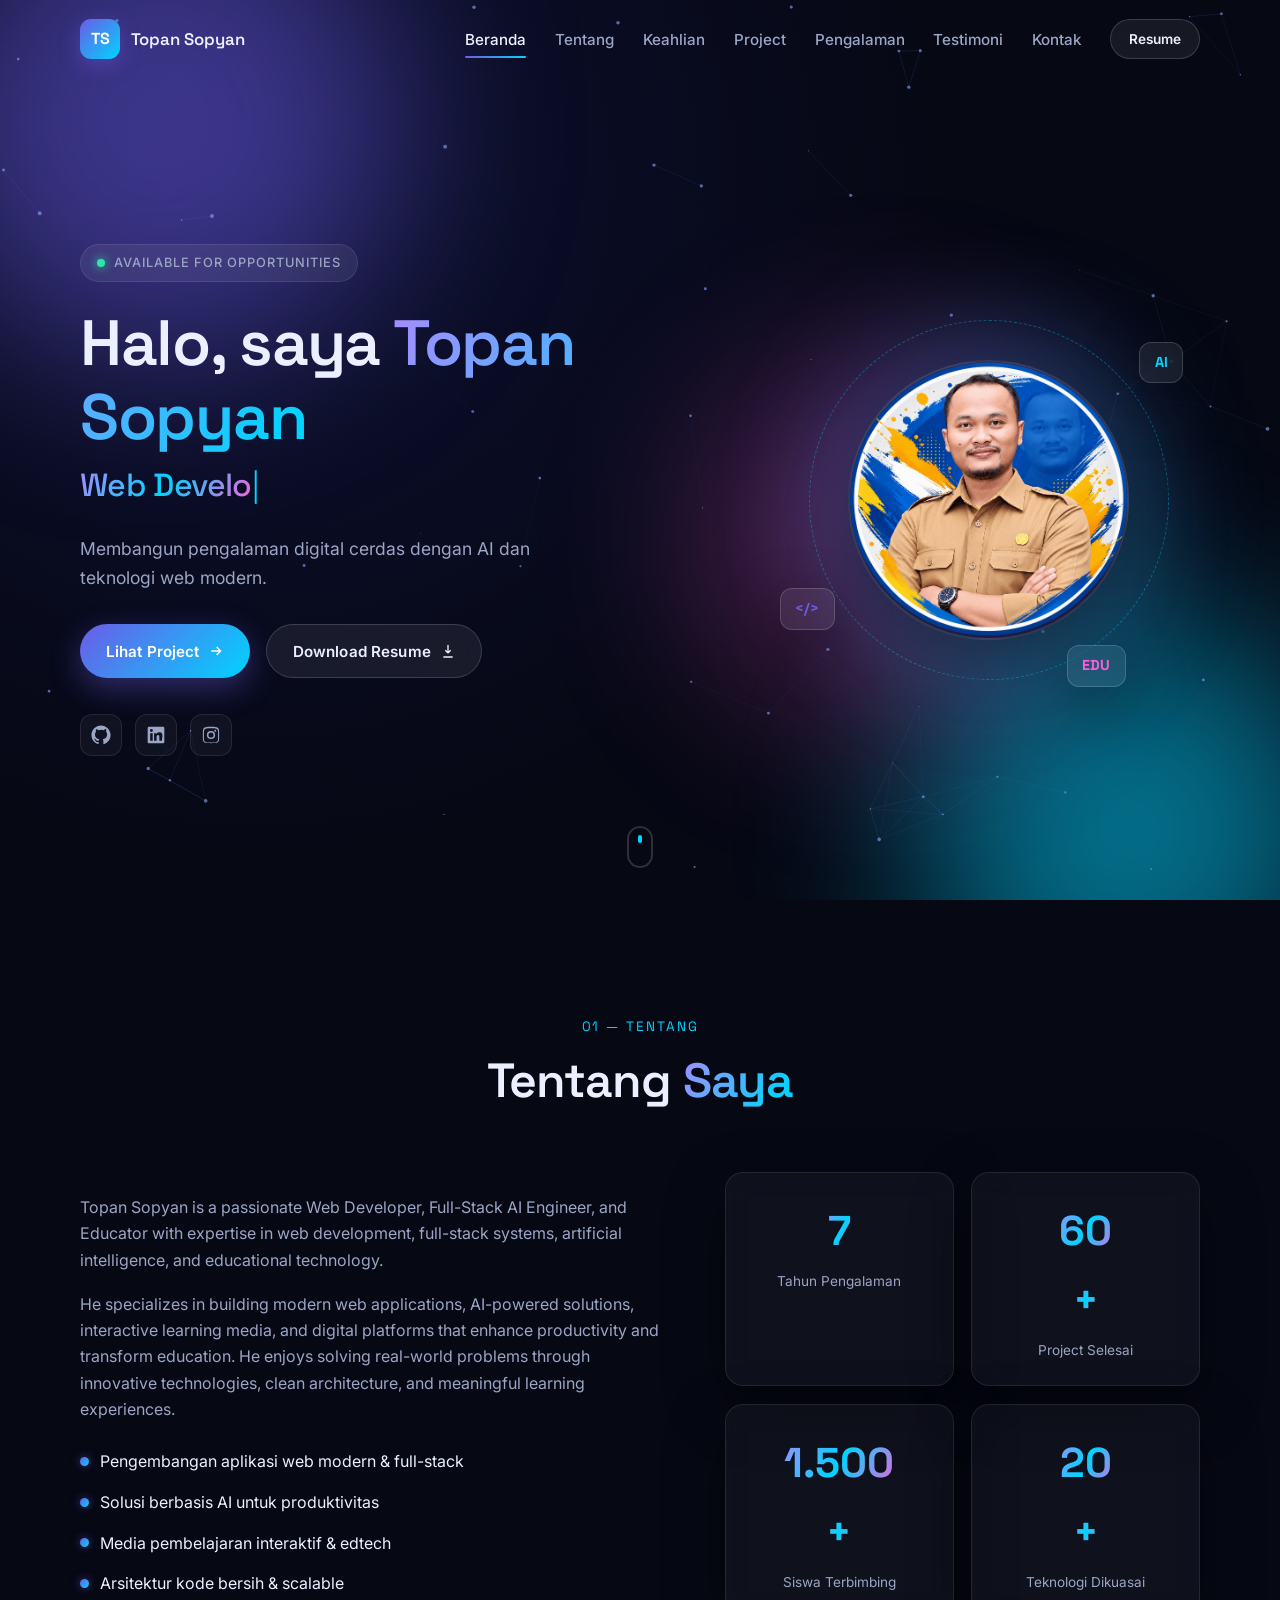
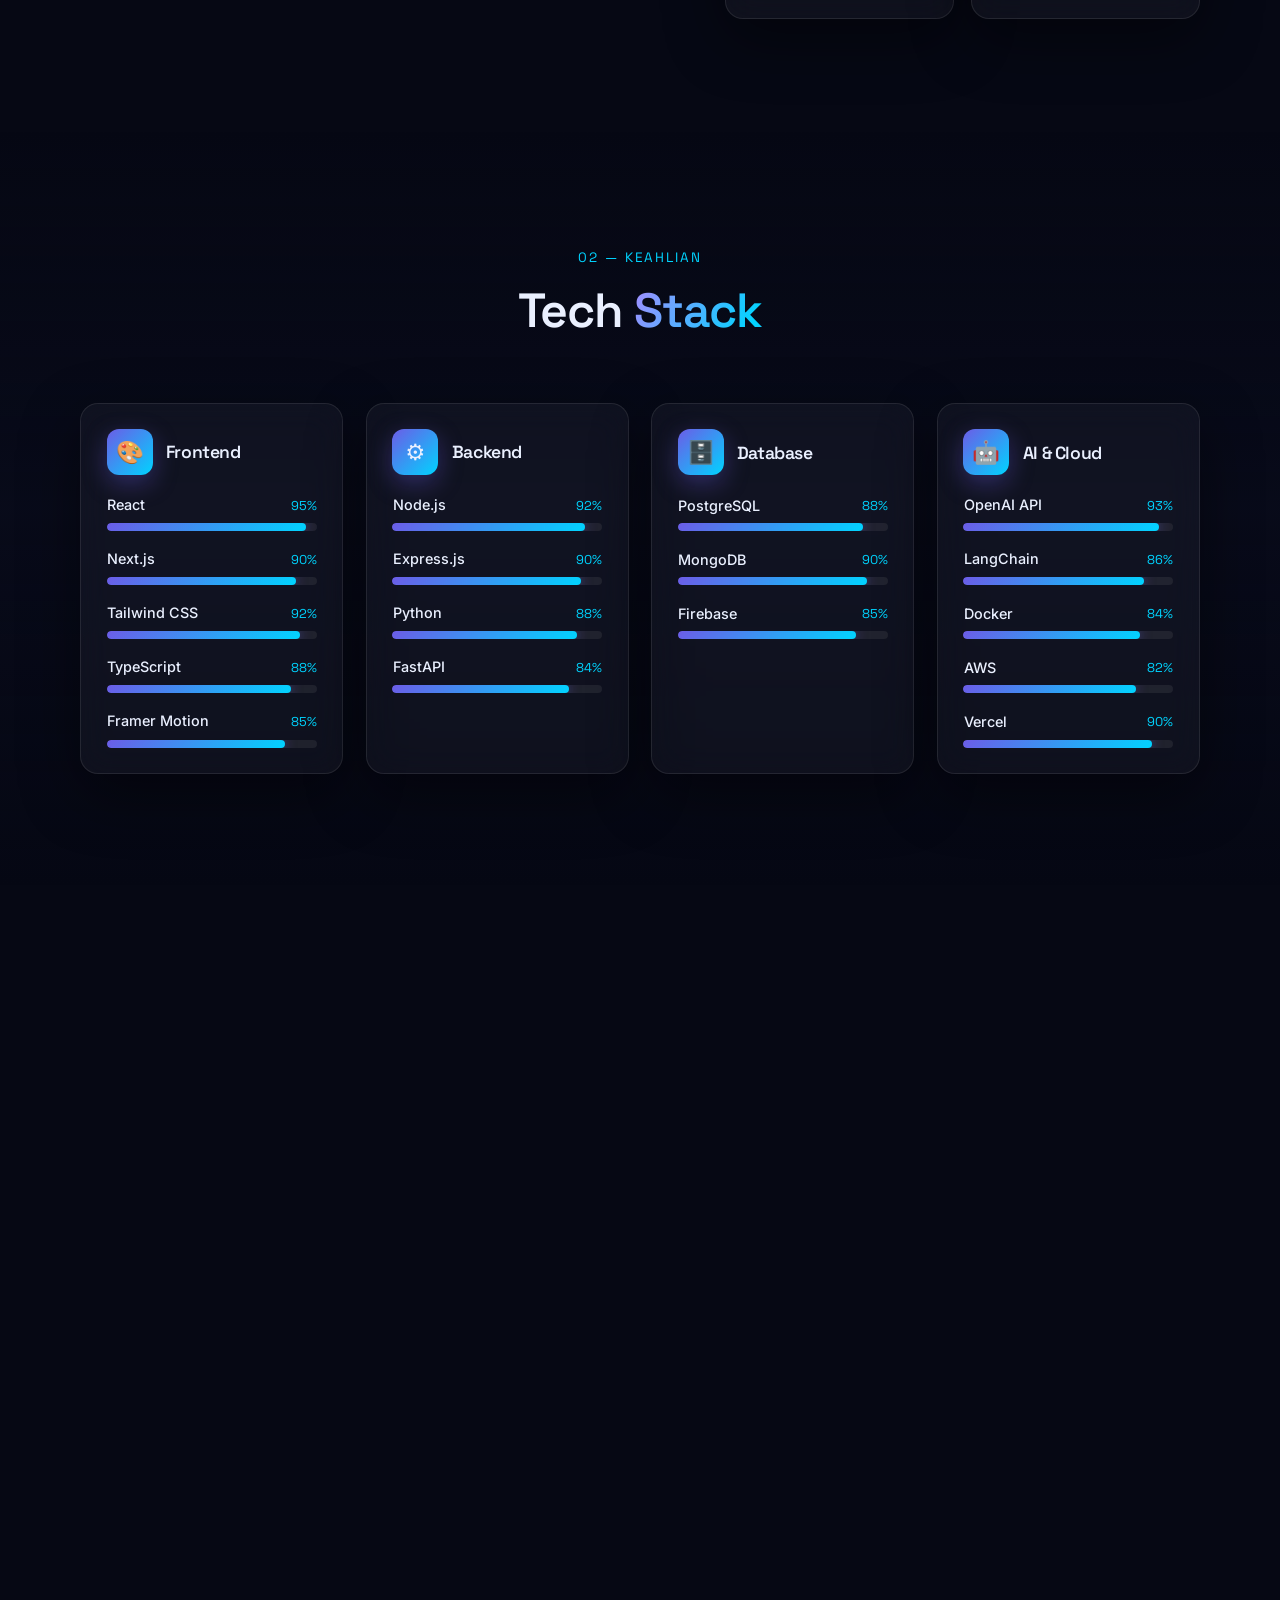
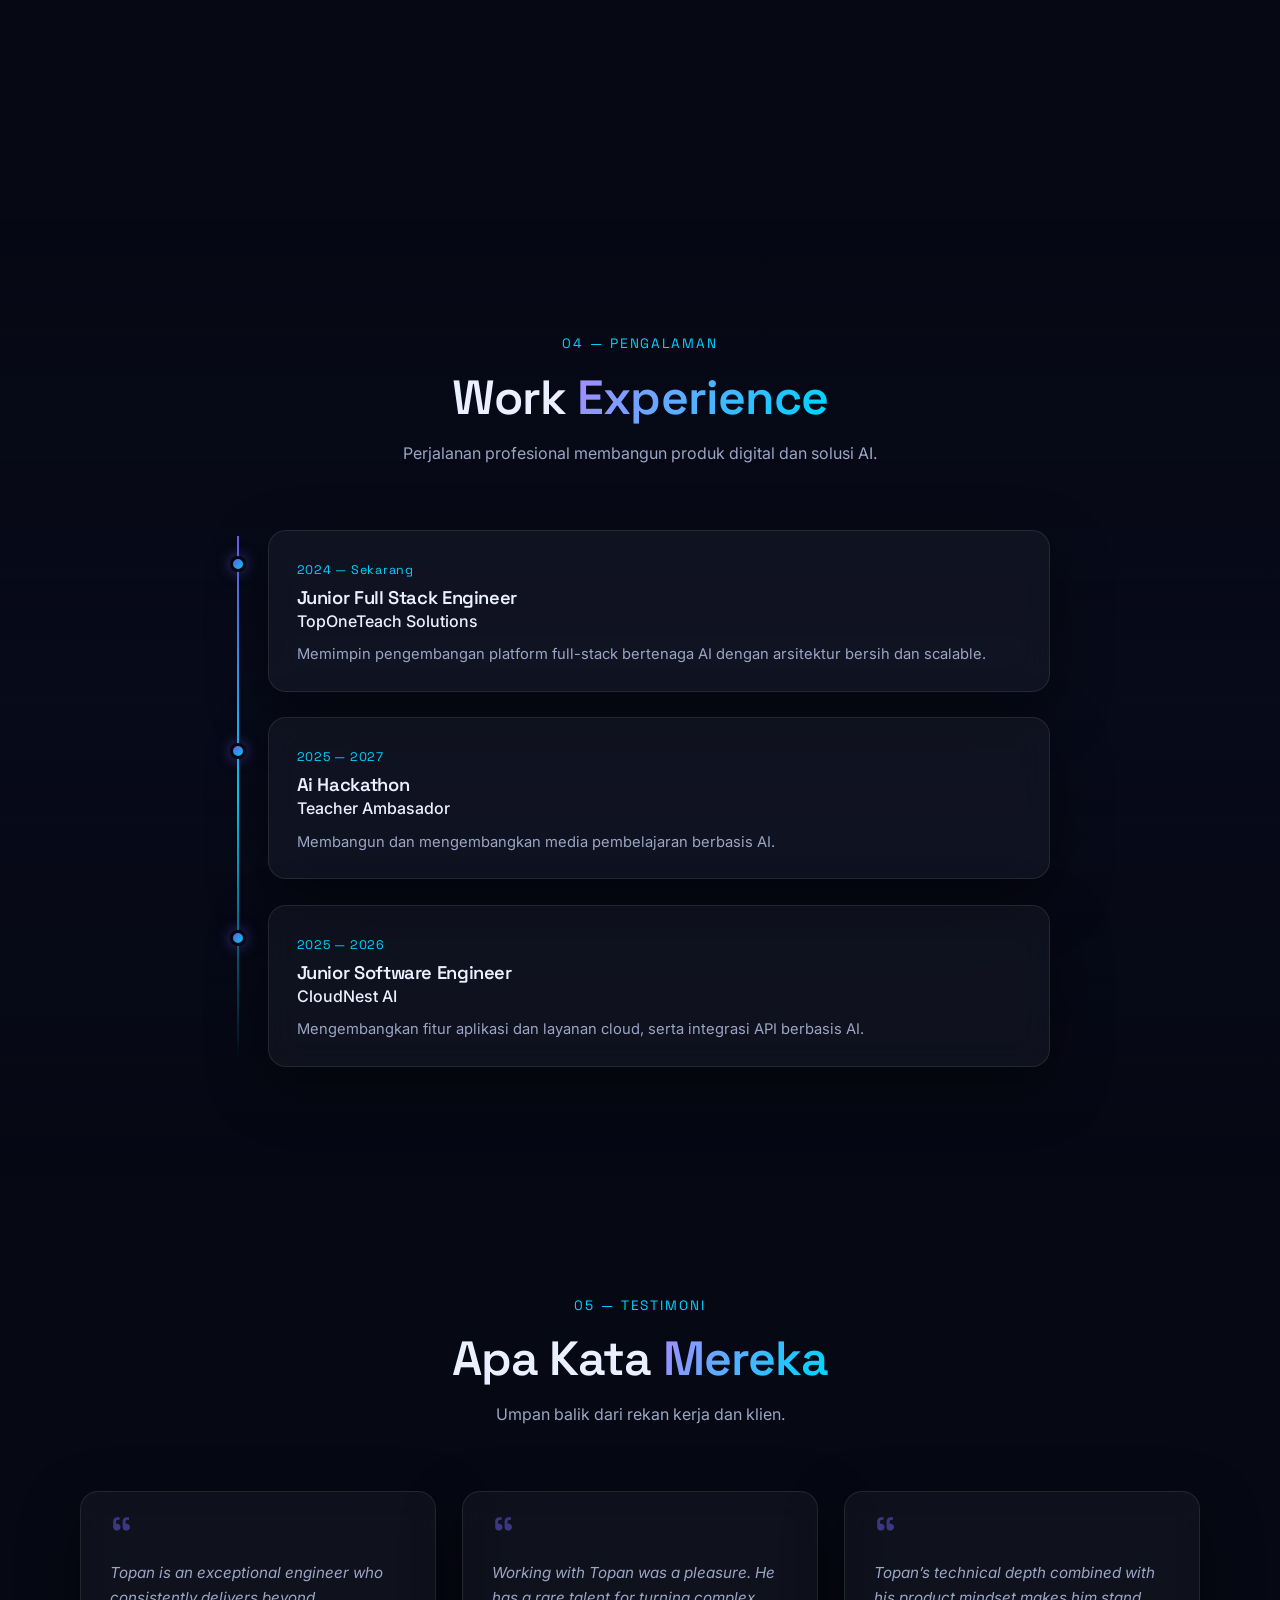
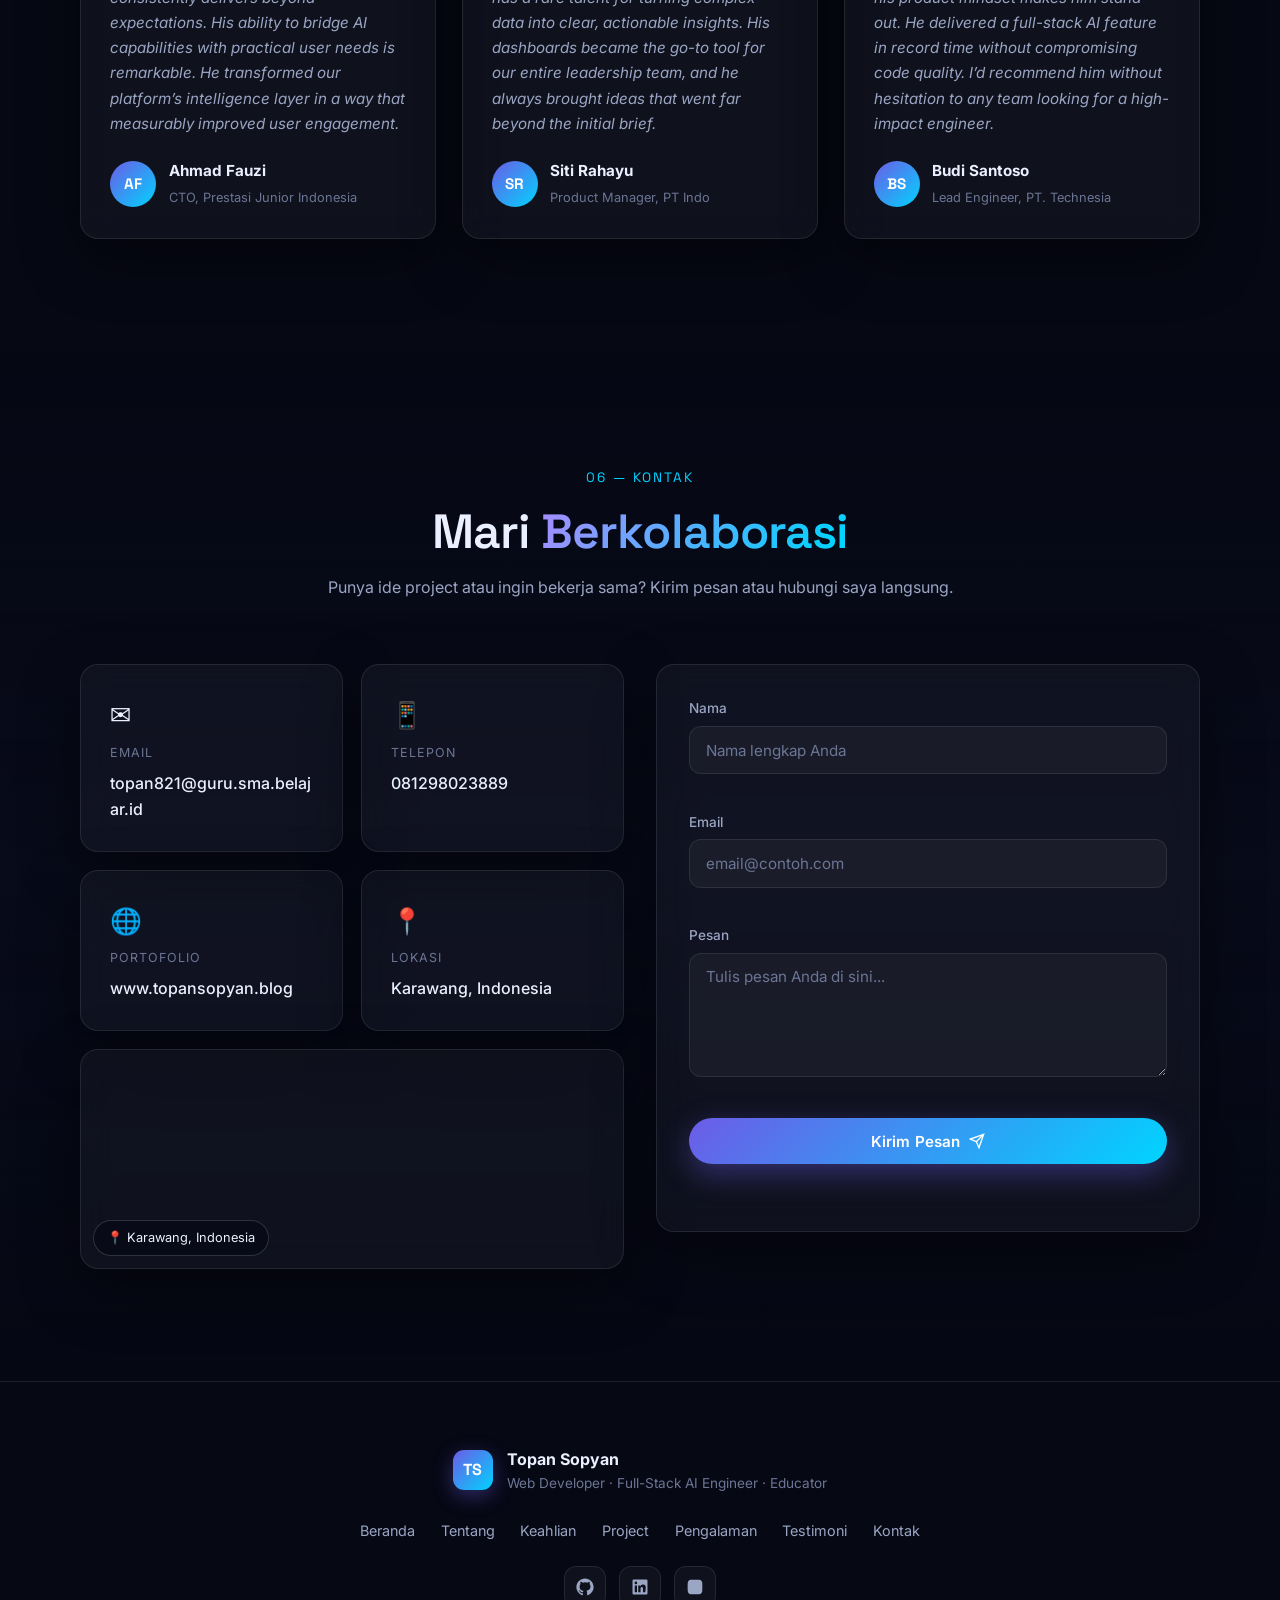
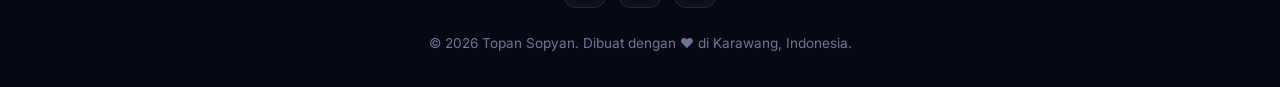
<file: index.html>
<!DOCTYPE html>
<html lang="id">
<head>
    <meta charset="UTF-8" />
    <meta name="viewport" content="width=device-width, initial-scale=1.0" />
    <meta name="description" content="Portofolio personal Topan Sopyan — Web Developer, Full-Stack AI Engineer, dan Educator di Karawang, Indonesia." />
    <meta name="author" content="Topan Sopyan" />
    <title>Topan Sopyan — Web Developer & AI Engineer</title>

    <!-- Fonts -->
    <link rel="preconnect" href="https://fonts.googleapis.com" />
    <link rel="preconnect" href="https://fonts.gstatic.com" crossorigin />
    <link href="https://fonts.googleapis.com/css2?family=Space+Grotesk:wght@400;500;600;700&family=Inter:wght@300;400;500;600;700&display=swap" rel="stylesheet" />

    <!-- Styles -->
    <link rel="stylesheet" href="css/variables.css" />
    <link rel="stylesheet" href="css/base.css" />
    <link rel="stylesheet" href="css/components.css" />
    <link rel="stylesheet" href="css/layout.css" />
    <link rel="stylesheet" href="css/responsive.css" />
</head>
<body>
    <!-- Animated gradient background -->
    <div class="bg-gradient" aria-hidden="true">
        <span class="blob blob--1"></span>
        <span class="blob blob--2"></span>
        <span class="blob blob--3"></span>
    </div>
    <canvas id="particles" aria-hidden="true"></canvas>

    <!-- Scroll progress bar -->
    <div class="scroll-progress" id="scrollProgress" aria-hidden="true"></div>

    <!-- Navigation -->
    <header class="navbar" id="navbar">
        <div class="container navbar__inner">
            <a href="#hero" class="navbar__brand">
                <span class="navbar__logo">TS</span>
                <span class="navbar__name">Topan Sopyan</span>
            </a>

            <nav class="navbar__nav" id="navMenu" aria-label="Navigasi utama">
                <a href="#hero" class="navbar__link">Beranda</a>
                <a href="#about" class="navbar__link">Tentang</a>
                <a href="#skills" class="navbar__link">Keahlian</a>
                <a href="#projects" class="navbar__link">Project</a>
                <a href="#experience" class="navbar__link">Pengalaman</a>
                <a href="#testimonials" class="navbar__link">Testimoni</a>
                <a href="#contact" class="navbar__link">Kontak</a>
                <a href="assets/resume.html" target="_blank" class="btn btn--ghost btn--sm">Resume</a>
            </nav>

            <button class="navbar__toggle" id="navToggle" aria-label="Buka menu" aria-expanded="false">
                <span></span><span></span><span></span>
            </button>
        </div>
    </header>

    <main>
        <!-- ===== HERO ===== -->
        <section class="hero" id="hero">
            <div class="container hero__inner">
                <div class="hero__content reveal">
                    <span class="badge">
                        <span class="badge__dot"></span>
                        Available for opportunities
                    </span>

                    <h1 class="hero__title">
                        Halo, saya <span class="gradient-text">Topan Sopyan</span>
                    </h1>

                    <h2 class="hero__role">
                        <span class="typewriter" id="typewriter"></span><span class="caret">|</span>
                    </h2>

                    <p class="hero__tagline">
                        Membangun pengalaman digital cerdas dengan AI dan teknologi web modern.
                    </p>

                    <div class="hero__actions">
                        <a href="#projects" class="btn btn--primary">
                            Lihat Project
                            <svg width="16" height="16" viewBox="0 0 24 24" fill="none" stroke="currentColor" stroke-width="2"><path d="M5 12h14M13 6l6 6-6 6"/></svg>
                        </a>
                        <a href="assets/resume.html" target="_blank" class="btn btn--ghost">
                            Download Resume
                            <svg width="16" height="16" viewBox="0 0 24 24" fill="none" stroke="currentColor" stroke-width="2"><path d="M12 3v12m0 0l-4-4m4 4l4-4M5 21h14"/></svg>
                        </a>
                    </div>

                    <div class="hero__socials">
                        <a href="https://github.com/topansopyan" target="_blank" rel="noopener" aria-label="GitHub" class="social-icon">
                            <svg viewBox="0 0 24 24" fill="currentColor" width="20" height="20"><path d="M12 .5C5.7.5.5 5.7.5 12c0 5.1 3.3 9.4 7.9 10.9.6.1.8-.3.8-.6v-2c-3.2.7-3.9-1.5-3.9-1.5-.5-1.3-1.3-1.7-1.3-1.7-1.1-.7.1-.7.1-.7 1.2.1 1.8 1.2 1.8 1.2 1 1.8 2.8 1.3 3.5 1 .1-.8.4-1.3.7-1.6-2.6-.3-5.3-1.3-5.3-5.8 0-1.3.5-2.3 1.2-3.1-.1-.3-.5-1.5.1-3.1 0 0 1-.3 3.3 1.2a11.5 11.5 0 016 0C17 4.6 18 4.9 18 4.9c.6 1.6.2 2.8.1 3.1.8.8 1.2 1.8 1.2 3.1 0 4.5-2.7 5.5-5.3 5.8.4.4.8 1.1.8 2.2v3.3c0 .3.2.7.8.6 4.6-1.5 7.9-5.8 7.9-10.9C23.5 5.7 18.3.5 12 .5z"/></svg>
                        </a>
                        <a href="https://www.linkedin.com/in/topan-sopyan" target="_blank" rel="noopener" aria-label="LinkedIn" class="social-icon">
                            <svg viewBox="0 0 24 24" fill="currentColor" width="20" height="20"><path d="M20.5 2h-17A1.5 1.5 0 002 3.5v17A1.5 1.5 0 003.5 22h17a1.5 1.5 0 001.5-1.5v-17A1.5 1.5 0 0020.5 2zM8 19H5v-9h3zM6.5 8.3a1.75 1.75 0 110-3.5 1.75 1.75 0 010 3.5zM19 19h-3v-4.4c0-1.1 0-2.5-1.5-2.5s-1.8 1.2-1.8 2.4V19h-3v-9h2.9v1.2h.04A3.2 3.2 0 0116 8.6c3.1 0 3.7 2 3.7 4.7z"/></svg>
                        </a>
                        <a href="https://www.instagram.com/topansopyan" target="_blank" rel="noopener" aria-label="Instagram" class="social-icon">
                            <svg viewBox="0 0 24 24" fill="currentColor" width="20" height="20"><path d="M12 2.2c3.2 0 3.6 0 4.8.1 1.2.1 1.8.2 2.2.4.6.2 1 .5 1.4.9.4.4.7.8.9 1.4.2.4.3 1 .4 2.2.1 1.2.1 1.6.1 4.8s0 3.6-.1 4.8c-.1 1.2-.2 1.8-.4 2.2a3.7 3.7 0 01-.9 1.4c-.4.4-.8.7-1.4.9-.4.2-1 .3-2.2.4-1.2.1-1.6.1-4.8.1s-3.6 0-4.8-.1c-1.2-.1-1.8-.2-2.2-.4a3.7 3.7 0 01-1.4-.9 3.7 3.7 0 01-.9-1.4c-.2-.4-.3-1-.4-2.2C2.2 15.6 2.2 15.2 2.2 12s0-3.6.1-4.8c.1-1.2.2-1.8.4-2.2.2-.6.5-1 .9-1.4.4-.4.8-.7 1.4-.9.4-.2 1-.3 2.2-.4C8.4 2.2 8.8 2.2 12 2.2zm0 1.8c-3.1 0-3.5 0-4.7.1-.9 0-1.4.2-1.7.3-.4.2-.7.4-1 .7-.3.3-.5.6-.7 1-.1.3-.3.8-.3 1.7-.1 1.2-.1 1.6-.1 4.7s0 3.5.1 4.7c0 .9.2 1.4.3 1.7.2.4.4.7.7 1 .3.3.6.5 1 .7.3.1.8.3 1.7.3 1.2.1 1.6.1 4.7.1s3.5 0 4.7-.1c.9 0 1.4-.2 1.7-.3.4-.2.7-.4 1-.7.3-.3.5-.6.7-1 .1-.3.3-.8.3-1.7.1-1.2.1-1.6.1-4.7s0-3.5-.1-4.7c0-.9-.2-1.4-.3-1.7a2.7 2.7 0 00-.7-1 2.7 2.7 0 00-1-.7c-.3-.1-.8-.3-1.7-.3-1.2-.1-1.6-.1-4.7-.1zm0 3.1a4.9 4.9 0 110 9.8 4.9 4.9 0 010-9.8zm0 8a3.1 3.1 0 100-6.2 3.1 3.1 0 000 6.2zm6.3-8.2a1.15 1.15 0 11-2.3 0 1.15 1.15 0 012.3 0z"/></svg>
                        </a>
                    </div>
                </div>

                <div class="hero__visual reveal">
                    <div class="profile-card float">
                        <div class="profile-card__glow"></div>
                        <div class="profile-card__photo" id="profilePhoto">
                            <img src="assets/profil.png" alt="Foto profil Topan Sopyan" />
                        </div>
                        <div class="profile-card__ring"></div>
                        <div class="profile-chip profile-chip--1">AI</div>
                        <div class="profile-chip profile-chip--2">&lt;/&gt;</div>
                        <div class="profile-chip profile-chip--3">EDU</div>
                    </div>
                </div>
            </div>

            <a href="#about" class="hero__scroll" aria-label="Scroll ke bawah">
                <span class="mouse"><span class="mouse__wheel"></span></span>
            </a>
        </section>

        <!-- ===== ABOUT ===== -->
        <section class="section" id="about">
            <div class="container">
                <div class="section__head reveal">
                    <span class="section__tag">01 — Tentang</span>
                    <h2 class="section__title">Tentang <span class="gradient-text">Saya</span></h2>
                </div>

                <div class="about">
                    <div class="about__text reveal">
                        <p>
                            Topan Sopyan is a passionate Web Developer, Full-Stack AI Engineer, and
                            Educator with expertise in web development, full-stack systems, artificial
                            intelligence, and educational technology.
                        </p>
                        <p>
                            He specializes in building modern web applications, AI-powered solutions,
                            interactive learning media, and digital platforms that enhance productivity
                            and transform education. He enjoys solving real-world problems through
                            innovative technologies, clean architecture, and meaningful learning
                            experiences.
                        </p>

                        <ul class="about__highlights">
                            <li><span class="dot"></span> Pengembangan aplikasi web modern & full-stack</li>
                            <li><span class="dot"></span> Solusi berbasis AI untuk produktivitas</li>
                            <li><span class="dot"></span> Media pembelajaran interaktif & edtech</li>
                            <li><span class="dot"></span> Arsitektur kode bersih & scalable</li>
                        </ul>
                    </div>

                    <div class="stats reveal">
                        <div class="glass stat" data-count="7">
                            <span class="stat__num" data-target="7">0</span>
                            <span class="stat__label">Tahun Pengalaman</span>
                        </div>
                        <div class="glass stat" data-count="60">
                            <span class="stat__num" data-target="60">0</span><span class="stat__suffix">+</span>
                            <span class="stat__label">Project Selesai</span>
                        </div>
                        <div class="glass stat" data-count="1500">
                            <span class="stat__num" data-target="1500">0</span><span class="stat__suffix">+</span>
                            <span class="stat__label">Siswa Terbimbing</span>
                        </div>
                        <div class="glass stat" data-count="20">
                            <span class="stat__num" data-target="20">0</span><span class="stat__suffix">+</span>
                            <span class="stat__label">Teknologi Dikuasai</span>
                        </div>
                    </div>
                </div>
            </div>
        </section>

        <!-- ===== SKILLS ===== -->
        <section class="section section--alt" id="skills">
            <div class="container">
                <div class="section__head reveal">
                    <span class="section__tag">02 — Keahlian</span>
                    <h2 class="section__title">Tech <span class="gradient-text">Stack</span></h2>
                </div>

                <div class="skills" id="skillsGrid"></div>
            </div>
        </section>

        <!-- ===== PROJECTS ===== -->
        <section class="section" id="projects">
            <div class="container">
                <div class="section__head reveal">
                    <span class="section__tag">03 — Project</span>
                    <h2 class="section__title">Project <span class="gradient-text">Unggulan</span></h2>
                </div>

                <div class="projects" id="projectsGrid"></div>
            </div>
        </section>

        <!-- ===== EXPERIENCE ===== -->
        <section class="section section--alt" id="experience">
            <div class="container">
                <div class="section__head reveal">
                    <span class="section__tag">04 — Pengalaman</span>
                    <h2 class="section__title">Work <span class="gradient-text">Experience</span></h2>
                    <p class="section__sub">Perjalanan profesional membangun produk digital dan solusi AI.</p>
                </div>

                <div class="timeline" id="timeline"></div>
            </div>
        </section>

        <!-- ===== TESTIMONIALS ===== -->
        <section class="section" id="testimonials">
            <div class="container">
                <div class="section__head reveal">
                    <span class="section__tag">05 — Testimoni</span>
                    <h2 class="section__title">Apa Kata <span class="gradient-text">Mereka</span></h2>
                    <p class="section__sub">Umpan balik dari rekan kerja dan klien.</p>
                </div>

                <div class="testimonials" id="testimonialsGrid"></div>
            </div>
        </section>

        <!-- ===== CONTACT ===== -->
        <section class="section section--alt" id="contact">
            <div class="container">
                <div class="section__head reveal">
                    <span class="section__tag">06 — Kontak</span>
                    <h2 class="section__title">Mari <span class="gradient-text">Berkolaborasi</span></h2>
                    <p class="section__sub">Punya ide project atau ingin bekerja sama? Kirim pesan atau hubungi saya langsung.</p>
                </div>

                <div class="contact-wrap">
                    <!-- Contact info + map -->
                    <div class="contact-info reveal">
                        <a href="mailto:topan821@guru.sma.belajar.id" class="glass contact-card">
                            <span class="contact-card__icon">✉️</span>
                            <span class="contact-card__label">Email</span>
                            <span class="contact-card__value">topan821@guru.sma.belajar.id</span>
                        </a>
                        <a href="tel:081298023889" class="glass contact-card">
                            <span class="contact-card__icon">📱</span>
                            <span class="contact-card__label">Telepon</span>
                            <span class="contact-card__value">081298023889</span>
                        </a>
                        <a href="https://www.topansopyan.blog" target="_blank" rel="noopener" class="glass contact-card">
                            <span class="contact-card__icon">🌐</span>
                            <span class="contact-card__label">Portofolio</span>
                            <span class="contact-card__value">www.topansopyan.blog</span>
                        </a>
                        <div class="glass contact-card">
                            <span class="contact-card__icon">📍</span>
                            <span class="contact-card__label">Lokasi</span>
                            <span class="contact-card__value">Karawang, Indonesia</span>
                        </div>

                        <div class="glass map-embed">
                            <iframe
                                title="Lokasi — Karawang, Indonesia"
                                src="https://www.openstreetmap.org/export/embed.html?bbox=107.25%2C-6.38%2C107.42%2C-6.26&layer=mapnik&marker=-6.3227%2C107.3376"
                                loading="lazy"
                                referrerpolicy="no-referrer-when-downgrade"></iframe>
                            <span class="map-embed__badge">📍 Karawang, Indonesia</span>
                        </div>
                    </div>

                    <!-- Contact form -->
                    <form class="glass contact-form reveal" id="contactForm" novalidate>
                        <div class="field">
                            <label for="name">Nama</label>
                            <input type="text" id="name" name="name" placeholder="Nama lengkap Anda" autocomplete="name" required />
                            <span class="field__error" data-for="name"></span>
                        </div>
                        <div class="field">
                            <label for="email">Email</label>
                            <input type="email" id="email" name="email" placeholder="email@contoh.com" autocomplete="email" required />
                            <span class="field__error" data-for="email"></span>
                        </div>
                        <div class="field">
                            <label for="message">Pesan</label>
                            <textarea id="message" name="message" rows="5" placeholder="Tulis pesan Anda di sini..." required></textarea>
                            <span class="field__error" data-for="message"></span>
                        </div>

                        <button type="submit" class="btn btn--primary form-submit">
                            Kirim Pesan
                            <svg width="16" height="16" viewBox="0 0 24 24" fill="none" stroke="currentColor" stroke-width="2"><path d="M22 2L11 13M22 2l-7 20-4-9-9-4 20-7z"/></svg>
                        </button>

                        <p class="form-status" id="formStatus" role="status" aria-live="polite"></p>
                    </form>
                </div>
            </div>
        </section>
    </main>

    <!-- ===== FOOTER ===== -->
    <footer class="footer">
        <div class="container footer__inner">
            <div class="footer__brand">
                <span class="navbar__logo">TS</span>
                <div>
                    <strong>Topan Sopyan</strong>
                    <p>Web Developer · Full-Stack AI Engineer · Educator</p>
                </div>
            </div>

            <nav class="footer__nav" aria-label="Navigasi footer">
                <a href="#hero">Beranda</a>
                <a href="#about">Tentang</a>
                <a href="#skills">Keahlian</a>
                <a href="#projects">Project</a>
                <a href="#experience">Pengalaman</a>
                <a href="#testimonials">Testimoni</a>
                <a href="#contact">Kontak</a>
            </nav>

            <div class="footer__socials">
                <a href="https://github.com/topansopyan" target="_blank" rel="noopener" class="social-icon" aria-label="GitHub">
                    <svg viewBox="0 0 24 24" fill="currentColor" width="18" height="18"><path d="M12 .5C5.7.5.5 5.7.5 12c0 5.1 3.3 9.4 7.9 10.9.6.1.8-.3.8-.6v-2c-3.2.7-3.9-1.5-3.9-1.5-.5-1.3-1.3-1.7-1.3-1.7-1.1-.7.1-.7.1-.7 1.2.1 1.8 1.2 1.8 1.2 1 1.8 2.8 1.3 3.5 1 .1-.8.4-1.3.7-1.6-2.6-.3-5.3-1.3-5.3-5.8 0-1.3.5-2.3 1.2-3.1-.1-.3-.5-1.5.1-3.1 0 0 1-.3 3.3 1.2a11.5 11.5 0 016 0C17 4.6 18 4.9 18 4.9c.6 1.6.2 2.8.1 3.1.8.8 1.2 1.8 1.2 3.1 0 4.5-2.7 5.5-5.3 5.8.4.4.8 1.1.8 2.2v3.3c0 .3.2.7.8.6 4.6-1.5 7.9-5.8 7.9-10.9C23.5 5.7 18.3.5 12 .5z"/></svg>
                </a>
                <a href="https://www.linkedin.com/in/topan-sopyan" target="_blank" rel="noopener" class="social-icon" aria-label="LinkedIn">
                    <svg viewBox="0 0 24 24" fill="currentColor" width="18" height="18"><path d="M20.5 2h-17A1.5 1.5 0 002 3.5v17A1.5 1.5 0 003.5 22h17a1.5 1.5 0 001.5-1.5v-17A1.5 1.5 0 0020.5 2zM8 19H5v-9h3zM6.5 8.3a1.75 1.75 0 110-3.5 1.75 1.75 0 010 3.5zM19 19h-3v-4.4c0-1.1 0-2.5-1.5-2.5s-1.8 1.2-1.8 2.4V19h-3v-9h2.9v1.2h.04A3.2 3.2 0 0116 8.6c3.1 0 3.7 2 3.7 4.7z"/></svg>
                </a>
                <a href="https://www.instagram.com/topansopyan" target="_blank" rel="noopener" class="social-icon" aria-label="Instagram">
                    <svg viewBox="0 0 24 24" fill="currentColor" width="18" height="18"><path d="M12 2.2c3.2 0 3.6 0 4.8.1 1.2.1 1.8.2 2.2.4.6.2 1 .5 1.4.9.4.4.7.8.9 1.4.2.4.3 1 .4 2.2.1 1.2.1 1.6.1 4.8s0 3.6-.1 4.8c-.1 1.2-.2 1.8-.4 2.2a3.7 3.7 0 01-.9 1.4c-.4.4-.8.7-1.4.9-.4.2-1 .3-2.2.4-1.2.1-1.6.1-4.8.1s-3.6 0-4.8-.1c-1.2-.1-1.8-.2-2.2-.4a3.7 3.7 0 01-1.4-.9 3.7 3.7 0 01-.9-1.4c-.2-.4-.3-1-.4-2.2-.1-1.2-.1-1.6-.1-4.8s0-3.6.1-4.8c.1-1.2.2-1.8.4-2.2.2-.6.5-1 .9-1.4.4-.4.8-.7 1.4-.9.4-.2 1-.3 2.2-.4 1.2-.1 1.6-.1 4.8-.1zm0 4.9a4.9 4.9 0 110 9.8 4.9 4.9 0 010-9.8zm0 8a3.1 3.1 0 100-6.2 3.1 3.1 0 000 6.2zm6.3-8.2a1.15 1.15 0 11-2.3 0 1.15 1.15 0 012.3 0z"/></svg>
                </a>
            </div>
            <p class="footer__copy">© <span id="year"></span> Topan Sopyan. Dibuat dengan ❤️ di Karawang, Indonesia.</p>
        </div>
    </footer>

    <!-- Back to top -->
    <button class="to-top" id="toTop" aria-label="Kembali ke atas">
        <svg width="20" height="20" viewBox="0 0 24 24" fill="none" stroke="currentColor" stroke-width="2.2"><path d="M12 19V5M5 12l7-7 7 7"/></svg>
    </button>

    <!-- Scripts -->
    <script src="js/data.js"></script>
    <script src="js/components.js"></script>
    <script src="js/main.js"></script>
</body>
</html>
</file>
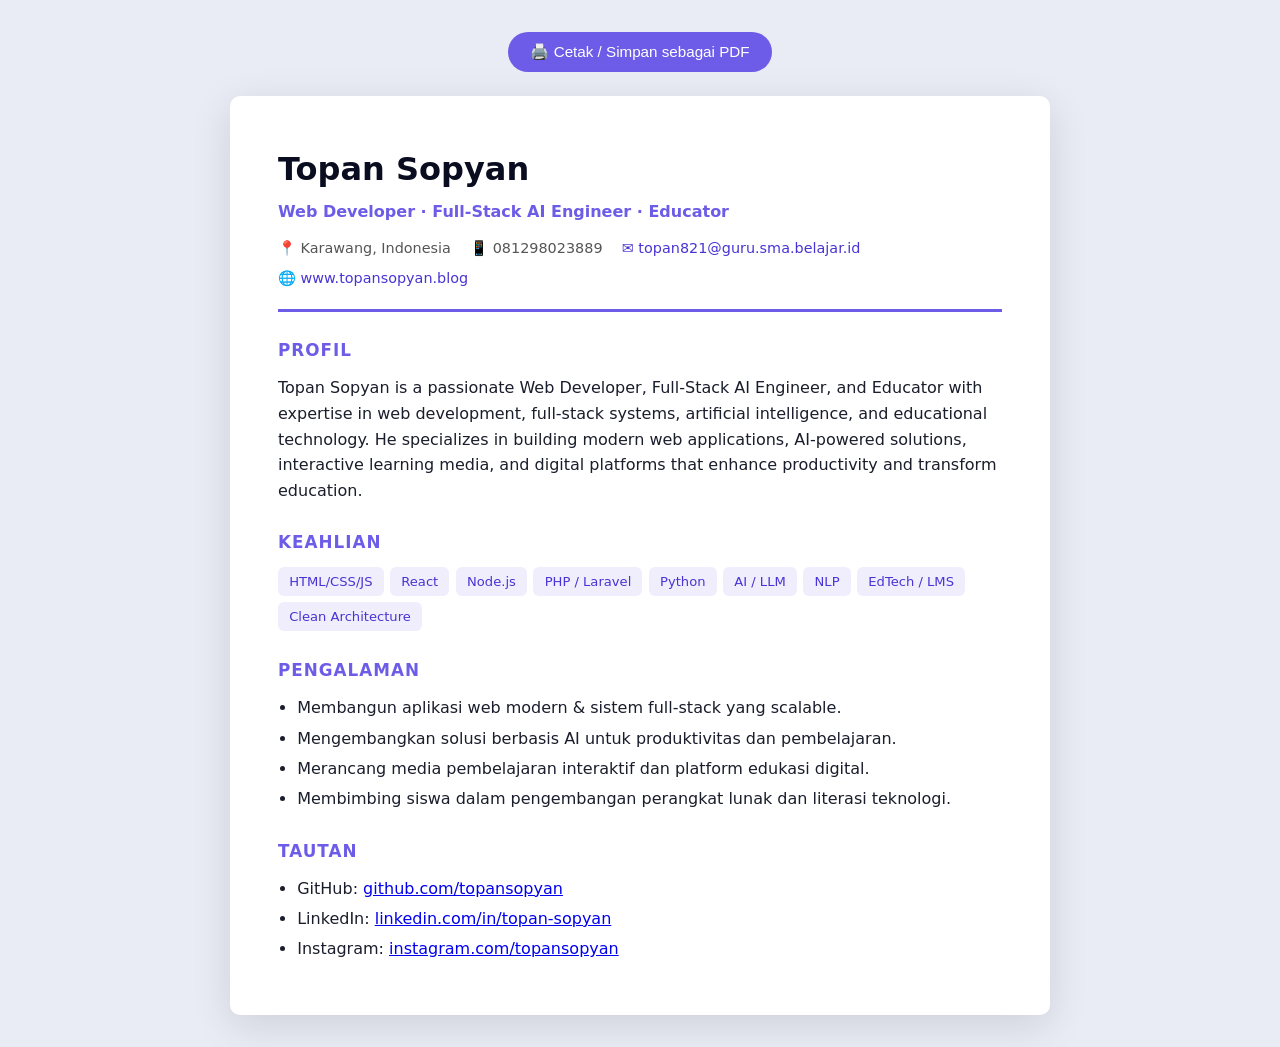
<file: assets/resume.html>
<!DOCTYPE html>
<html lang="id">
<head>
    <meta charset="UTF-8" />
    <meta name="viewport" content="width=device-width, initial-scale=1.0" />
    <title>Resume — Topan Sopyan</title>
    <style>
        * { box-sizing: border-box; margin: 0; padding: 0; }
        body {
            font-family: 'Segoe UI', system-ui, sans-serif;
            color: #1a1d2b;
            background: #e9ecf5;
            line-height: 1.6;
            padding: 2rem 1rem;
        }
        .sheet {
            max-width: 820px;
            margin: 0 auto;
            background: #fff;
            padding: 3rem;
            border-radius: 10px;
            box-shadow: 0 10px 40px rgba(0, 0, 0, 0.12);
        }
        header {
            border-bottom: 3px solid #6c5ce7;
            padding-bottom: 1.2rem;
            margin-bottom: 1.6rem;
        }
        h1 { font-size: 2rem; color: #0a0d1f; }
        .role { color: #6c5ce7; font-weight: 600; margin-top: 0.2rem; }
        .meta { margin-top: 0.8rem; font-size: 0.9rem; color: #555; display: flex; flex-wrap: wrap; gap: 0.4rem 1.2rem; }
        .meta a { color: #4834d4; text-decoration: none; }
        h2 {
            font-size: 1.05rem;
            text-transform: uppercase;
            letter-spacing: 0.06em;
            color: #6c5ce7;
            margin: 1.6rem 0 0.7rem;
        }
        ul { margin-left: 1.2rem; }
        li { margin-bottom: 0.3rem; }
        .tags { display: flex; flex-wrap: wrap; gap: 0.4rem; }
        .tag {
            background: #f0eefc; color: #4834d4;
            padding: 0.25rem 0.7rem; border-radius: 6px;
            font-size: 0.82rem; font-weight: 500;
        }
        .print-btn {
            display: block; margin: 0 auto 1.5rem;
            background: #6c5ce7; color: #fff;
            padding: 0.7rem 1.4rem; border: none; border-radius: 999px;
            font-size: 0.95rem; cursor: pointer;
        }
        @media print {
            body { background: #fff; padding: 0; }
            .sheet { box-shadow: none; padding: 1.5rem; }
            .print-btn { display: none; }
        }
    </style>
</head>
<body>
    <button class="print-btn" onclick="window.print()">🖨️ Cetak / Simpan sebagai PDF</button>
    <div class="sheet">
        <header>
            <h1>Topan Sopyan</h1>
            <p class="role">Web Developer · Full-Stack AI Engineer · Educator</p>
            <div class="meta">
                <span>📍 Karawang, Indonesia</span>
                <span>📱 081298023889</span>
                <a href="mailto:topan821@guru.sma.belajar.id">✉️ topan821@guru.sma.belajar.id</a>
                <a href="https://www.topansopyan.blog" target="_blank">🌐 www.topansopyan.blog</a>
            </div>
        </header>

        <h2>Profil</h2>
        <p>
            Topan Sopyan is a passionate Web Developer, Full-Stack AI Engineer, and Educator with
            expertise in web development, full-stack systems, artificial intelligence, and
            educational technology. He specializes in building modern web applications, AI-powered
            solutions, interactive learning media, and digital platforms that enhance productivity
            and transform education.
        </p>

        <h2>Keahlian</h2>
        <div class="tags">
            <span class="tag">HTML/CSS/JS</span>
            <span class="tag">React</span>
            <span class="tag">Node.js</span>
            <span class="tag">PHP / Laravel</span>
            <span class="tag">Python</span>
            <span class="tag">AI / LLM</span>
            <span class="tag">NLP</span>
            <span class="tag">EdTech / LMS</span>
            <span class="tag">Clean Architecture</span>
        </div>

        <h2>Pengalaman</h2>
        <ul>
            <li>Membangun aplikasi web modern & sistem full-stack yang scalable.</li>
            <li>Mengembangkan solusi berbasis AI untuk produktivitas dan pembelajaran.</li>
            <li>Merancang media pembelajaran interaktif dan platform edukasi digital.</li>
            <li>Membimbing siswa dalam pengembangan perangkat lunak dan literasi teknologi.</li>
        </ul>

        <h2>Tautan</h2>
        <ul>
            <li>GitHub: <a href="https://github.com/topansopyan" target="_blank">github.com/topansopyan</a></li>
            <li>LinkedIn: <a href="https://www.linkedin.com/in/topan-sopyan" target="_blank">linkedin.com/in/topan-sopyan</a></li>
            <li>Instagram: <a href="https://www.instagram.com/topansopyan" target="_blank">instagram.com/topansopyan</a></li>
        </ul>
    </div>
</body>
</html>
</file>
<file: css/variables.css>
/* ============================================
   Design Tokens — Dark Futuristic Portfolio
   ============================================ */
:root {
    /* Base surfaces */
    --bg: #060814;
    --bg-soft: #0a0d1f;
    --surface: rgba(255, 255, 255, 0.04);
    --surface-strong: rgba(255, 255, 255, 0.07);
    --border: rgba(255, 255, 255, 0.09);
    --border-strong: rgba(255, 255, 255, 0.16);

    /* Text */
    --text: #eaf0ff;
    --text-muted: #9aa6c4;
    --text-dim: #6b7694;

    /* Accents */
    --accent: #6c5ce7;      /* violet */
    --accent-2: #00d4ff;    /* cyan   */
    --accent-3: #ff5edb;    /* pink   */
    --accent-glow: rgba(108, 92, 231, 0.55);
    --cyan-glow: rgba(0, 212, 255, 0.45);

    /* Gradients */
    --grad-primary: linear-gradient(135deg, #6c5ce7 0%, #00d4ff 100%);
    --grad-text: linear-gradient(120deg, #a78bff 0%, #00d4ff 50%, #ff5edb 100%);
    --grad-border: linear-gradient(135deg, rgba(108,92,231,.6), rgba(0,212,255,.6));

    /* Typography */
    --font-display: 'Space Grotesk', system-ui, sans-serif;
    --font-body: 'Inter', system-ui, sans-serif;

    /* Spacing scale */
    --space-xs: 0.5rem;
    --space-sm: 1rem;
    --space-md: 2rem;
    --space-lg: 4rem;
    --space-xl: 7rem;

    /* Layout */
    --container: 1200px;
    --radius: 18px;
    --radius-lg: 28px;

    /* Effects */
    --shadow-soft: 0 20px 60px rgba(0, 0, 0, 0.45);
    --shadow-glow: 0 0 40px var(--accent-glow);
    --blur: 16px;

    /* Motion */
    --ease: cubic-bezier(0.16, 1, 0.3, 1);
    --dur: 0.6s;
}
</file>
<file: css/base.css>
/* ============================================
   Base & Reset
   ============================================ */
*,
*::before,
*::after {
    box-sizing: border-box;
    margin: 0;
    padding: 0;
}

html {
    scroll-behavior: smooth;
    scroll-padding-top: 90px;
    -webkit-text-size-adjust: 100%;
}

body {
    font-family: var(--font-body);
    background: var(--bg);
    color: var(--text);
    line-height: 1.65;
    overflow-x: hidden;
    position: relative;
    min-height: 100vh;
    -webkit-font-smoothing: antialiased;
    -moz-osx-font-smoothing: grayscale;
}

h1, h2, h3, h4 {
    font-family: var(--font-display);
    font-weight: 600;
    line-height: 1.15;
    letter-spacing: -0.02em;
}

a {
    color: inherit;
    text-decoration: none;
    transition: color 0.25s var(--ease);
}

ul { list-style: none; }
img { max-width: 100%; display: block; }
button { font-family: inherit; cursor: pointer; border: none; background: none; }

::selection {
    background: var(--accent);
    color: #fff;
}

/* Scrollbar */
::-webkit-scrollbar { width: 10px; }
::-webkit-scrollbar-track { background: var(--bg); }
::-webkit-scrollbar-thumb {
    background: linear-gradient(var(--accent), var(--accent-2));
    border-radius: 10px;
}

/* ============================================
   Layout helpers
   ============================================ */
.container {
    width: 100%;
    max-width: var(--container);
    margin: 0 auto;
    padding: 0 clamp(1.2rem, 4vw, 2.5rem);
}

.gradient-text {
    background: var(--grad-text);
    -webkit-background-clip: text;
    background-clip: text;
    -webkit-text-fill-color: transparent;
    background-size: 200% auto;
    animation: textShine 6s linear infinite;
}

@keyframes textShine {
    to { background-position: 200% center; }
}

/* ============================================
   Animated gradient background
   ============================================ */
.bg-gradient {
    position: fixed;
    inset: 0;
    z-index: -2;
    background: radial-gradient(circle at 20% 20%, #0d1030 0%, var(--bg) 55%);
    overflow: hidden;
}

.blob {
    position: absolute;
    border-radius: 50%;
    filter: blur(90px);
    opacity: 0.5;
    will-change: transform;
}

.blob--1 {
    width: 480px; height: 480px;
    background: var(--accent);
    top: -120px; left: -80px;
    animation: drift1 18s ease-in-out infinite;
}
.blob--2 {
    width: 420px; height: 420px;
    background: var(--accent-2);
    bottom: -140px; right: -60px;
    animation: drift2 22s ease-in-out infinite;
}
.blob--3 {
    width: 360px; height: 360px;
    background: var(--accent-3);
    top: 40%; left: 55%;
    opacity: 0.3;
    animation: drift3 26s ease-in-out infinite;
}

@keyframes drift1 {
    50% { transform: translate(120px, 80px) scale(1.15); }
}
@keyframes drift2 {
    50% { transform: translate(-100px, -60px) scale(1.1); }
}
@keyframes drift3 {
    50% { transform: translate(-80px, 90px) scale(0.9); }
}

#particles {
    position: fixed;
    inset: 0;
    z-index: -1;
    pointer-events: none;
}

/* ============================================
   Scroll progress & reveal animations
   ============================================ */
.scroll-progress {
    position: fixed;
    top: 0; left: 0;
    height: 3px;
    width: 0%;
    background: var(--grad-primary);
    z-index: 1000;
    box-shadow: 0 0 12px var(--accent-glow);
}

.reveal {
    opacity: 0;
    transform: translateY(40px);
    transition: opacity 0.8s var(--ease), transform 0.8s var(--ease);
}
.reveal.is-visible {
    opacity: 1;
    transform: translateY(0);
}

@media (prefers-reduced-motion: reduce) {
    * { animation: none !important; transition: none !important; }
    html { scroll-behavior: auto; }
    .reveal { opacity: 1; transform: none; }
}
</file>
<file: css/components.css>
/* ============================================
   Reusable Components
   ============================================ */

/* ----- Glassmorphism card ----- */
.glass {
    background: var(--surface);
    backdrop-filter: blur(var(--blur));
    -webkit-backdrop-filter: blur(var(--blur));
    border: 1px solid var(--border);
    border-radius: var(--radius);
    box-shadow: var(--shadow-soft);
    position: relative;
    overflow: hidden;
}
.glass::before {
    content: "";
    position: absolute;
    inset: 0;
    border-radius: inherit;
    padding: 1px;
    background: var(--grad-border);
    -webkit-mask: linear-gradient(#000 0 0) content-box, linear-gradient(#000 0 0);
    -webkit-mask-composite: xor;
    mask-composite: exclude;
    opacity: 0;
    transition: opacity 0.4s var(--ease);
}
.glass:hover::before { opacity: 1; }

/* ----- Buttons ----- */
.btn {
    display: inline-flex;
    align-items: center;
    gap: 0.55rem;
    padding: 0.85rem 1.6rem;
    border-radius: 999px;
    font-weight: 600;
    font-size: 0.95rem;
    font-family: var(--font-body);
    letter-spacing: 0.01em;
    transition: transform 0.3s var(--ease), box-shadow 0.3s var(--ease), background 0.3s var(--ease);
    will-change: transform;
}
.btn svg { transition: transform 0.3s var(--ease); }
.btn:hover svg { transform: translateX(3px); }

.btn--primary {
    background: var(--grad-primary);
    color: #fff;
    box-shadow: 0 10px 30px rgba(108, 92, 231, 0.4);
}
.btn--primary:hover {
    transform: translateY(-3px);
    box-shadow: 0 16px 40px rgba(108, 92, 231, 0.6);
}

.btn--ghost {
    background: var(--surface-strong);
    border: 1px solid var(--border-strong);
    color: var(--text);
    backdrop-filter: blur(10px);
}
.btn--ghost:hover {
    transform: translateY(-3px);
    border-color: var(--accent-2);
    box-shadow: 0 0 24px var(--cyan-glow);
}

.btn--sm { padding: 0.5rem 1.1rem; font-size: 0.85rem; }

/* ----- Badge ----- */
.badge {
    display: inline-flex;
    align-items: center;
    gap: 0.55rem;
    padding: 0.45rem 1rem;
    border-radius: 999px;
    background: var(--surface-strong);
    border: 1px solid var(--border);
    font-size: 0.8rem;
    font-weight: 500;
    color: var(--text-muted);
    text-transform: uppercase;
    letter-spacing: 0.08em;
    backdrop-filter: blur(10px);
}
.badge__dot {
    width: 8px; height: 8px;
    border-radius: 50%;
    background: #2ee6a6;
    box-shadow: 0 0 10px #2ee6a6;
    animation: pulse 1.8s ease-in-out infinite;
}
@keyframes pulse {
    0%, 100% { opacity: 1; transform: scale(1); }
    50% { opacity: 0.5; transform: scale(1.3); }
}

/* ----- Social icons ----- */
.social-icon {
    width: 42px; height: 42px;
    display: grid;
    place-items: center;
    border-radius: 12px;
    background: var(--surface);
    border: 1px solid var(--border);
    color: var(--text-muted);
    transition: all 0.3s var(--ease);
}
.social-icon:hover {
    color: #fff;
    transform: translateY(-4px);
    border-color: var(--accent-2);
    box-shadow: 0 0 20px var(--cyan-glow);
}

/* ----- Floating profile card ----- */
.profile-card {
    position: relative;
    width: clamp(260px, 32vw, 360px);
    aspect-ratio: 1;
    display: grid;
    place-items: center;
}
.profile-card__glow {
    position: absolute;
    inset: 8%;
    border-radius: 50%;
    background: var(--grad-primary);
    filter: blur(60px);
    opacity: 0.5;
}
.profile-card__photo {
    position: relative;
    width: 78%;
    aspect-ratio: 1;
    border-radius: 50%;
    display: grid;
    place-items: center;
    background: radial-gradient(circle at 30% 25%, #1b2050, #0a0d1f);
    border: 2px solid var(--border-strong);
    box-shadow: inset 0 0 40px rgba(108,92,231,.3), var(--shadow-soft);
    overflow: hidden;
}
.profile-card__photo img {
    width: 100%;
    height: 100%;
    object-fit: cover;
}
.profile-card__initials {
    font-family: var(--font-display);
    font-size: clamp(3rem, 7vw, 5rem);
    font-weight: 700;
    background: var(--grad-text);
    -webkit-background-clip: text;
    background-clip: text;
    -webkit-text-fill-color: transparent;
}
.profile-card__ring {
    position: absolute;
    inset: 0;
    border-radius: 50%;
    border: 1.5px dashed rgba(0,212,255,.35);
    animation: spin 24s linear infinite;
}
@keyframes spin { to { transform: rotate(360deg); } }

.profile-chip {
    position: absolute;
    padding: 0.5rem 0.9rem;
    border-radius: 12px;
    font-family: var(--font-display);
    font-weight: 700;
    font-size: 0.9rem;
    background: var(--surface-strong);
    backdrop-filter: blur(10px);
    border: 1px solid var(--border-strong);
    box-shadow: var(--shadow-soft);
}
.profile-chip--1 { top: 6%; right: -4%; color: var(--accent-2); animation: floatY 5s ease-in-out infinite; }
.profile-chip--2 { bottom: 14%; left: -8%; color: var(--accent); animation: floatY 6s ease-in-out infinite 0.5s; }
.profile-chip--3 { bottom: -2%; right: 12%; color: var(--accent-3); animation: floatY 7s ease-in-out infinite 1s; }

.float { animation: floatY 6s ease-in-out infinite; }
@keyframes floatY {
    50% { transform: translateY(-16px); }
}

/* ----- Skill card ----- */
.skill-card {
    padding: 1.6rem;
    border-radius: var(--radius);
    transition: transform 0.4s var(--ease);
}
.skill-card:hover { transform: translateY(-8px); }
.skill-card__head {
    display: flex;
    align-items: center;
    gap: 0.8rem;
    margin-bottom: 1.1rem;
}
.skill-card__icon {
    width: 46px; height: 46px;
    display: grid;
    place-items: center;
    border-radius: 12px;
    font-size: 1.4rem;
    background: var(--grad-primary);
    box-shadow: 0 8px 24px rgba(108,92,231,.35);
}
.skill-card__title {
    font-size: 1.1rem;
    font-weight: 600;
}
.skill-tags {
    display: flex;
    flex-wrap: wrap;
    gap: 0.5rem;
}
.skill-tag {
    font-size: 0.8rem;
    padding: 0.3rem 0.75rem;
    border-radius: 8px;
    background: var(--surface-strong);
    border: 1px solid var(--border);
    color: var(--text-muted);
    transition: all 0.25s var(--ease);
}
.skill-card:hover .skill-tag { border-color: var(--border-strong); color: var(--text); }

/* ----- Project card ----- */
.project-card {
    display: flex;
    flex-direction: column;
    overflow: hidden;
    transition: transform 0.4s var(--ease);
}
.project-card:hover { transform: translateY(-10px); }
.project-card__media {
    aspect-ratio: 16 / 9;
    display: grid;
    place-items: center;
    font-size: 3rem;
    position: relative;
    background: linear-gradient(135deg, rgba(108,92,231,.25), rgba(0,212,255,.18));
    border-bottom: 1px solid var(--border);
}
.project-card__media::after {
    content: "";
    position: absolute;
    inset: 0;
    background: radial-gradient(circle at 50% 120%, rgba(0,212,255,.25), transparent 60%);
    opacity: 0;
    transition: opacity 0.4s var(--ease);
}
.project-card:hover .project-card__media::after { opacity: 1; }
.project-card__body { padding: 1.5rem; flex: 1; display: flex; flex-direction: column; }
.project-card__title { font-size: 1.2rem; margin-bottom: 0.5rem; }
.project-card__desc { color: var(--text-muted); font-size: 0.92rem; margin-bottom: 1.1rem; flex: 1; }
.project-card__tags { display: flex; flex-wrap: wrap; gap: 0.4rem; margin-bottom: 1.1rem; }
.project-card__tags span {
    font-size: 0.72rem;
    padding: 0.25rem 0.6rem;
    border-radius: 6px;
    background: var(--surface-strong);
    color: var(--accent-2);
    border: 1px solid var(--border);
}
.project-card__links { display: flex; gap: 1rem; }
.project-card__links a {
    font-size: 0.85rem;
    font-weight: 600;
    color: var(--text-muted);
    display: inline-flex;
    align-items: center;
    gap: 0.35rem;
}
.project-card__links a:hover { color: var(--accent-2); }

/* ----- Stat card ----- */
.stat {
    padding: 1.5rem 1.3rem;
    text-align: center;
    display: flex;
    flex-direction: column;
    align-items: center;
    transition: transform 0.4s var(--ease);
}
.stat:hover { transform: translateY(-6px); }
.stat__num, .stat__suffix {
    font-family: var(--font-display);
    font-size: clamp(1.8rem, 4vw, 2.6rem);
    font-weight: 700;
    background: var(--grad-text);
    -webkit-background-clip: text;
    background-clip: text;
    -webkit-text-fill-color: transparent;
    display: inline-block;
}
.stat__label { color: var(--text-muted); font-size: 0.85rem; margin-top: 0.3rem; }

/* ----- Contact card ----- */
.contact-card {
    padding: 1.8rem;
    display: flex;
    flex-direction: column;
    gap: 0.4rem;
    transition: transform 0.4s var(--ease);
}
.contact-card:hover { transform: translateY(-6px); }
.contact-card__icon { font-size: 1.6rem; }
.contact-card__label { font-size: 0.78rem; text-transform: uppercase; letter-spacing: 0.08em; color: var(--text-dim); }
.contact-card__value { font-weight: 500; color: var(--text); word-break: break-word; }

/* ----- Skill progress bars ----- */
.skill-bars { display: grid; gap: 1rem; }
.skill-bar__top {
    display: flex;
    justify-content: space-between;
    align-items: baseline;
    margin-bottom: 0.4rem;
}
.skill-bar__name { font-size: 0.9rem; font-weight: 500; }
.skill-bar__pct { font-size: 0.8rem; color: var(--accent-2); font-family: var(--font-display); }
.skill-bar__track {
    height: 8px;
    border-radius: 999px;
    background: rgba(255, 255, 255, 0.07);
    overflow: hidden;
}
.skill-bar__fill {
    display: block;
    height: 100%;
    width: 0;
    border-radius: 999px;
    background: var(--grad-primary);
    box-shadow: 0 0 12px var(--accent-glow);
    transition: width 1.2s var(--ease);
}

/* ----- Timeline ----- */
.timeline {
    position: relative;
    max-width: 820px;
    margin: 0 auto;
    padding-left: 2.4rem;
}
.timeline::before {
    content: "";
    position: absolute;
    left: 7px; top: 6px; bottom: 6px;
    width: 2px;
    background: linear-gradient(var(--accent), var(--accent-2), transparent);
}
.timeline__item { position: relative; margin-bottom: 1.6rem; }
.timeline__item:last-child { margin-bottom: 0; }
.timeline__dot {
    position: absolute;
    left: -2.4rem; top: 1.6rem;
    width: 16px; height: 16px;
    border-radius: 50%;
    background: var(--grad-primary);
    border: 3px solid var(--bg);
    box-shadow: 0 0 14px var(--accent-glow);
}
.timeline__card { padding: 1.5rem 1.7rem; transition: transform 0.4s var(--ease); }
.timeline__card:hover { transform: translateX(6px); }
.timeline__period {
    display: inline-block;
    font-family: var(--font-display);
    font-size: 0.78rem;
    letter-spacing: 0.06em;
    color: var(--accent-2);
    margin-bottom: 0.4rem;
}
.timeline__role { font-size: 1.15rem; }
.timeline__company { color: var(--text); font-weight: 500; margin-bottom: 0.5rem; }
.timeline__desc { color: var(--text-muted); font-size: 0.92rem; }

/* ----- Testimonials ----- */
.testimonial {
    padding: 1.8rem;
    display: flex;
    flex-direction: column;
    transition: transform 0.4s var(--ease);
}
.testimonial:hover { transform: translateY(-8px); }
.testimonial__mark {
    font-family: var(--font-display);
    font-size: 3.4rem;
    line-height: 0.6;
    color: var(--accent);
    opacity: 0.5;
    margin-bottom: 0.4rem;
}
.testimonial__quote { color: var(--text-muted); font-size: 0.95rem; font-style: italic; flex: 1; margin-bottom: 1.4rem; }
.testimonial__author { display: flex; align-items: center; gap: 0.8rem; }
.testimonial__avatar {
    width: 46px; height: 46px;
    display: grid;
    place-items: center;
    border-radius: 50%;
    font-family: var(--font-display);
    font-weight: 700;
    font-size: 0.95rem;
    color: #fff;
    background: var(--grad-primary);
    flex-shrink: 0;
}
.testimonial__name { display: block; font-size: 0.95rem; }
.testimonial__role { font-size: 0.8rem; color: var(--text-dim); }

/* ----- Contact form ----- */
.contact-form { padding: 2rem; display: flex; flex-direction: column; gap: 1.1rem; }
.field { display: flex; flex-direction: column; gap: 0.4rem; }
.field label { font-size: 0.85rem; font-weight: 500; color: var(--text-muted); }
.field input,
.field textarea {
    font-family: var(--font-body);
    font-size: 0.95rem;
    color: var(--text);
    background: rgba(255, 255, 255, 0.04);
    border: 1px solid var(--border);
    border-radius: 12px;
    padding: 0.85rem 1rem;
    resize: vertical;
    transition: border-color 0.3s var(--ease), box-shadow 0.3s var(--ease);
}
.field input::placeholder,
.field textarea::placeholder { color: var(--text-dim); }
.field input:focus,
.field textarea:focus {
    outline: none;
    border-color: var(--accent-2);
    box-shadow: 0 0 0 3px rgba(0, 212, 255, 0.14);
}
.field.has-error input,
.field.has-error textarea { border-color: #ff6b7d; box-shadow: 0 0 0 3px rgba(255, 107, 125, 0.14); }
.field__error { font-size: 0.78rem; color: #ff8a97; min-height: 1em; }
.form-submit { justify-content: center; margin-top: 0.3rem; }
.form-status { font-size: 0.9rem; text-align: center; min-height: 1.2em; }
.form-status.is-success { color: #2ee6a6; }
.form-status.is-error { color: #ff8a97; }

/* ----- Map embed ----- */
.map-embed { position: relative; grid-column: 1 / -1; height: 220px; padding: 0; }
.map-embed iframe {
    width: 100%; height: 100%;
    border: 0;
    border-radius: inherit;
    filter: grayscale(0.3) invert(0.9) hue-rotate(180deg) contrast(0.9);
}
.map-embed__badge {
    position: absolute;
    bottom: 12px; left: 12px;
    padding: 0.4rem 0.8rem;
    border-radius: 999px;
    font-size: 0.8rem;
    background: rgba(6, 8, 20, 0.8);
    border: 1px solid var(--border-strong);
    backdrop-filter: blur(8px);
}

/* ----- Back to top ----- */
.to-top {
    position: fixed;
    right: 1.5rem; bottom: 1.5rem;
    width: 48px; height: 48px;
    display: grid;
    place-items: center;
    border-radius: 50%;
    color: #fff;
    background: var(--grad-primary);
    box-shadow: 0 10px 30px rgba(108, 92, 231, 0.5);
    opacity: 0;
    visibility: hidden;
    transform: translateY(16px);
    transition: all 0.4s var(--ease);
    z-index: 800;
}
.to-top.is-visible { opacity: 1; visibility: visible; transform: translateY(0); }
.to-top:hover { transform: translateY(-4px); box-shadow: 0 14px 36px rgba(108, 92, 231, 0.7); }
</file>
<file: css/layout.css>
/* ============================================
   Layout — Navbar, Sections, Hero, Footer
   ============================================ */

/* ----- Navbar ----- */
.navbar {
    position: fixed;
    top: 0; left: 0; right: 0;
    z-index: 900;
    transition: background 0.4s var(--ease), box-shadow 0.4s var(--ease), padding 0.4s var(--ease);
    padding: 1.2rem 0;
}
.navbar.is-scrolled {
    background: rgba(6, 8, 20, 0.72);
    backdrop-filter: blur(16px);
    -webkit-backdrop-filter: blur(16px);
    border-bottom: 1px solid var(--border);
    padding: 0.7rem 0;
}
.navbar__inner {
    display: flex;
    align-items: center;
    justify-content: space-between;
}
.navbar__brand { display: flex; align-items: center; gap: 0.7rem; }
.navbar__logo {
    width: 40px; height: 40px;
    display: grid;
    place-items: center;
    border-radius: 11px;
    background: var(--grad-primary);
    font-family: var(--font-display);
    font-weight: 700;
    color: #fff;
    box-shadow: 0 6px 20px rgba(108,92,231,.4);
}
.navbar__name { font-family: var(--font-display); font-weight: 600; font-size: 1.05rem; }

.navbar__nav { display: flex; align-items: center; gap: 1.8rem; }
.navbar__link {
    position: relative;
    font-size: 0.95rem;
    color: var(--text-muted);
    font-weight: 500;
}
.navbar__link::after {
    content: "";
    position: absolute;
    left: 0; bottom: -6px;
    width: 0; height: 2px;
    background: var(--grad-primary);
    border-radius: 2px;
    transition: width 0.3s var(--ease);
}
.navbar__link:hover,
.navbar__link.is-active { color: var(--text); }
.navbar__link:hover::after,
.navbar__link.is-active::after { width: 100%; }

.navbar__toggle {
    display: none;
    flex-direction: column;
    gap: 5px;
    width: 44px; height: 44px;
    align-items: center;
    justify-content: center;
    border-radius: 10px;
    background: var(--surface);
    border: 1px solid var(--border);
}
.navbar__toggle span {
    width: 22px; height: 2px;
    background: var(--text);
    border-radius: 2px;
    transition: all 0.3s var(--ease);
}
.navbar__toggle.is-open span:nth-child(1) { transform: translateY(7px) rotate(45deg); }
.navbar__toggle.is-open span:nth-child(2) { opacity: 0; }
.navbar__toggle.is-open span:nth-child(3) { transform: translateY(-7px) rotate(-45deg); }

/* ----- Sections ----- */
.section {
    padding: var(--space-xl) 0;
    position: relative;
}
.section--alt {
    background: linear-gradient(180deg, transparent, rgba(10, 13, 31, 0.5), transparent);
}
.section__head {
    text-align: center;
    max-width: 640px;
    margin: 0 auto var(--space-lg);
}
.section__tag {
    display: inline-block;
    font-family: var(--font-display);
    font-size: 0.85rem;
    letter-spacing: 0.14em;
    text-transform: uppercase;
    color: var(--accent-2);
    margin-bottom: 0.9rem;
}
.section__title {
    font-size: clamp(2rem, 5vw, 3rem);
}
.section__sub {
    color: var(--text-muted);
    margin-top: 0.9rem;
}

/* ----- Hero ----- */
.hero {
    min-height: 100vh;
    display: flex;
    align-items: center;
    position: relative;
    padding-top: 100px;
}
.hero__inner {
    display: grid;
    grid-template-columns: 1.2fr 0.8fr;
    gap: var(--space-lg);
    align-items: center;
}
.hero__content .badge { margin-bottom: 1.6rem; }
.hero__title {
    font-size: clamp(2.4rem, 6vw, 4rem);
    margin-bottom: 0.8rem;
}
.hero__role {
    font-size: clamp(1.3rem, 3.5vw, 2rem);
    color: var(--text);
    min-height: 1.5em;
    margin-bottom: 1.2rem;
    font-weight: 500;
}
.typewriter { background: var(--grad-text); -webkit-background-clip: text; background-clip: text; -webkit-text-fill-color: transparent; }
.caret {
    color: var(--accent-2);
    font-weight: 300;
    animation: blink 1s step-end infinite;
}
@keyframes blink { 50% { opacity: 0; } }

.hero__tagline {
    font-size: 1.1rem;
    color: var(--text-muted);
    max-width: 500px;
    margin-bottom: 2rem;
}
.hero__actions {
    display: flex;
    gap: 1rem;
    flex-wrap: wrap;
    margin-bottom: 2.2rem;
}
.hero__socials { display: flex; gap: 0.8rem; }

.hero__visual { display: grid; place-items: center; }

.hero__scroll {
    position: absolute;
    bottom: 2rem;
    left: 50%;
    transform: translateX(-50%);
}
.mouse {
    width: 26px; height: 42px;
    border: 2px solid var(--border-strong);
    border-radius: 14px;
    display: grid;
    justify-items: center;
    padding-top: 7px;
}
.mouse__wheel {
    width: 4px; height: 8px;
    background: var(--accent-2);
    border-radius: 2px;
    animation: scrollWheel 1.6s ease-in-out infinite;
}
@keyframes scrollWheel {
    0% { opacity: 0; transform: translateY(-4px); }
    40% { opacity: 1; }
    100% { opacity: 0; transform: translateY(10px); }
}

/* ----- About ----- */
.about {
    display: grid;
    grid-template-columns: 1.1fr 0.9fr;
    gap: var(--space-lg);
    align-items: center;
}
.about__text p { color: var(--text-muted); margin-bottom: 1.1rem; }
.about__highlights { margin-top: 1.6rem; display: grid; gap: 0.9rem; }
.about__highlights li { display: flex; align-items: center; gap: 0.7rem; color: var(--text); }
.about__highlights .dot {
    width: 9px; height: 9px;
    border-radius: 50%;
    background: var(--grad-primary);
    box-shadow: 0 0 10px var(--accent-glow);
    flex-shrink: 0;
}
.stats {
    display: grid;
    grid-template-columns: repeat(2, 1fr);
    gap: 1.1rem;
}

/* ----- Grids ----- */
.skills {
    display: grid;
    grid-template-columns: repeat(auto-fit, minmax(260px, 1fr));
    gap: 1.4rem;
}
.projects {
    display: grid;
    grid-template-columns: repeat(auto-fit, minmax(300px, 1fr));
    gap: 1.6rem;
}
.contact {
    display: grid;
    grid-template-columns: repeat(auto-fit, minmax(240px, 1fr));
    gap: 1.4rem;
}

/* ----- Footer ----- */
.footer {
    padding: var(--space-lg) 0 var(--space-md);
    border-top: 1px solid var(--border);
    position: relative;
}
.footer__inner {
    display: flex;
    flex-direction: column;
    align-items: center;
    gap: 1.5rem;
    text-align: center;
}
.footer__brand { display: flex; align-items: center; gap: 0.9rem; text-align: left; }
.footer__brand p { color: var(--text-dim); font-size: 0.85rem; }
.footer__socials { display: flex; gap: 0.8rem; }
.footer__copy { color: var(--text-dim); font-size: 0.85rem; }

/* ----- Testimonials grid ----- */
.testimonials {
    display: grid;
    grid-template-columns: repeat(auto-fit, minmax(290px, 1fr));
    gap: 1.6rem;
}

/* ----- Contact layout ----- */
.contact-wrap {
    display: grid;
    grid-template-columns: 1fr 1fr;
    gap: var(--space-md);
    align-items: start;
}
.contact-info {
    display: grid;
    grid-template-columns: repeat(2, 1fr);
    gap: 1.1rem;
}

/* ----- Footer nav ----- */
.footer__nav {
    display: flex;
    flex-wrap: wrap;
    justify-content: center;
    gap: 0.4rem 1.6rem;
}
.footer__nav a { color: var(--text-muted); font-size: 0.9rem; }
.footer__nav a:hover { color: var(--accent-2); }
</file>
<file: css/responsive.css>
/* ============================================
   Responsive — Tablet & Mobile
   ============================================ */

/* ----- Tablet (<= 960px) ----- */
@media (max-width: 960px) {
    .hero__inner {
        grid-template-columns: 1fr;
        text-align: center;
        gap: var(--space-md);
    }
    .hero__content .badge { margin-inline: auto; }
    .hero__tagline { margin-inline: auto; }
    .hero__actions,
    .hero__socials { justify-content: center; }
    .hero__visual { order: -1; }

    .about {
        grid-template-columns: 1fr;
        gap: var(--space-md);
    }
    .about__highlights li { justify-content: flex-start; }

    .contact-wrap { grid-template-columns: 1fr; }
}

/* ----- Mobile (<= 720px) ----- */
@media (max-width: 720px) {
    :root { --space-xl: 4.5rem; --space-lg: 2.8rem; }

    .navbar__nav {
        position: fixed;
        top: 0; right: 0;
        height: 100vh;
        width: min(78vw, 320px);
        flex-direction: column;
        align-items: flex-start;
        justify-content: center;
        gap: 1.6rem;
        padding: 2rem 2.2rem;
        background: rgba(8, 10, 24, 0.96);
        backdrop-filter: blur(20px);
        border-left: 1px solid var(--border);
        transform: translateX(100%);
        transition: transform 0.4s var(--ease);
    }
    .navbar__nav.is-open { transform: translateX(0); }
    .navbar__link { font-size: 1.15rem; }
    .navbar__toggle { display: flex; z-index: 950; }

    .navbar__name { display: none; }

    .stats { grid-template-columns: repeat(2, 1fr); }

    .hero { padding-top: 120px; }
    .hero__actions { flex-direction: column; width: 100%; }
    .hero__actions .btn { justify-content: center; width: 100%; }

    .footer__brand { flex-direction: column; text-align: center; }

    .contact-info { grid-template-columns: 1fr; }
    .to-top { right: 1rem; bottom: 1rem; }
}

/* ----- Small mobile (<= 420px) ----- */
@media (max-width: 420px) {
    .stats { grid-template-columns: 1fr; }
    .profile-chip { font-size: 0.78rem; padding: 0.4rem 0.7rem; }
}
</file>
